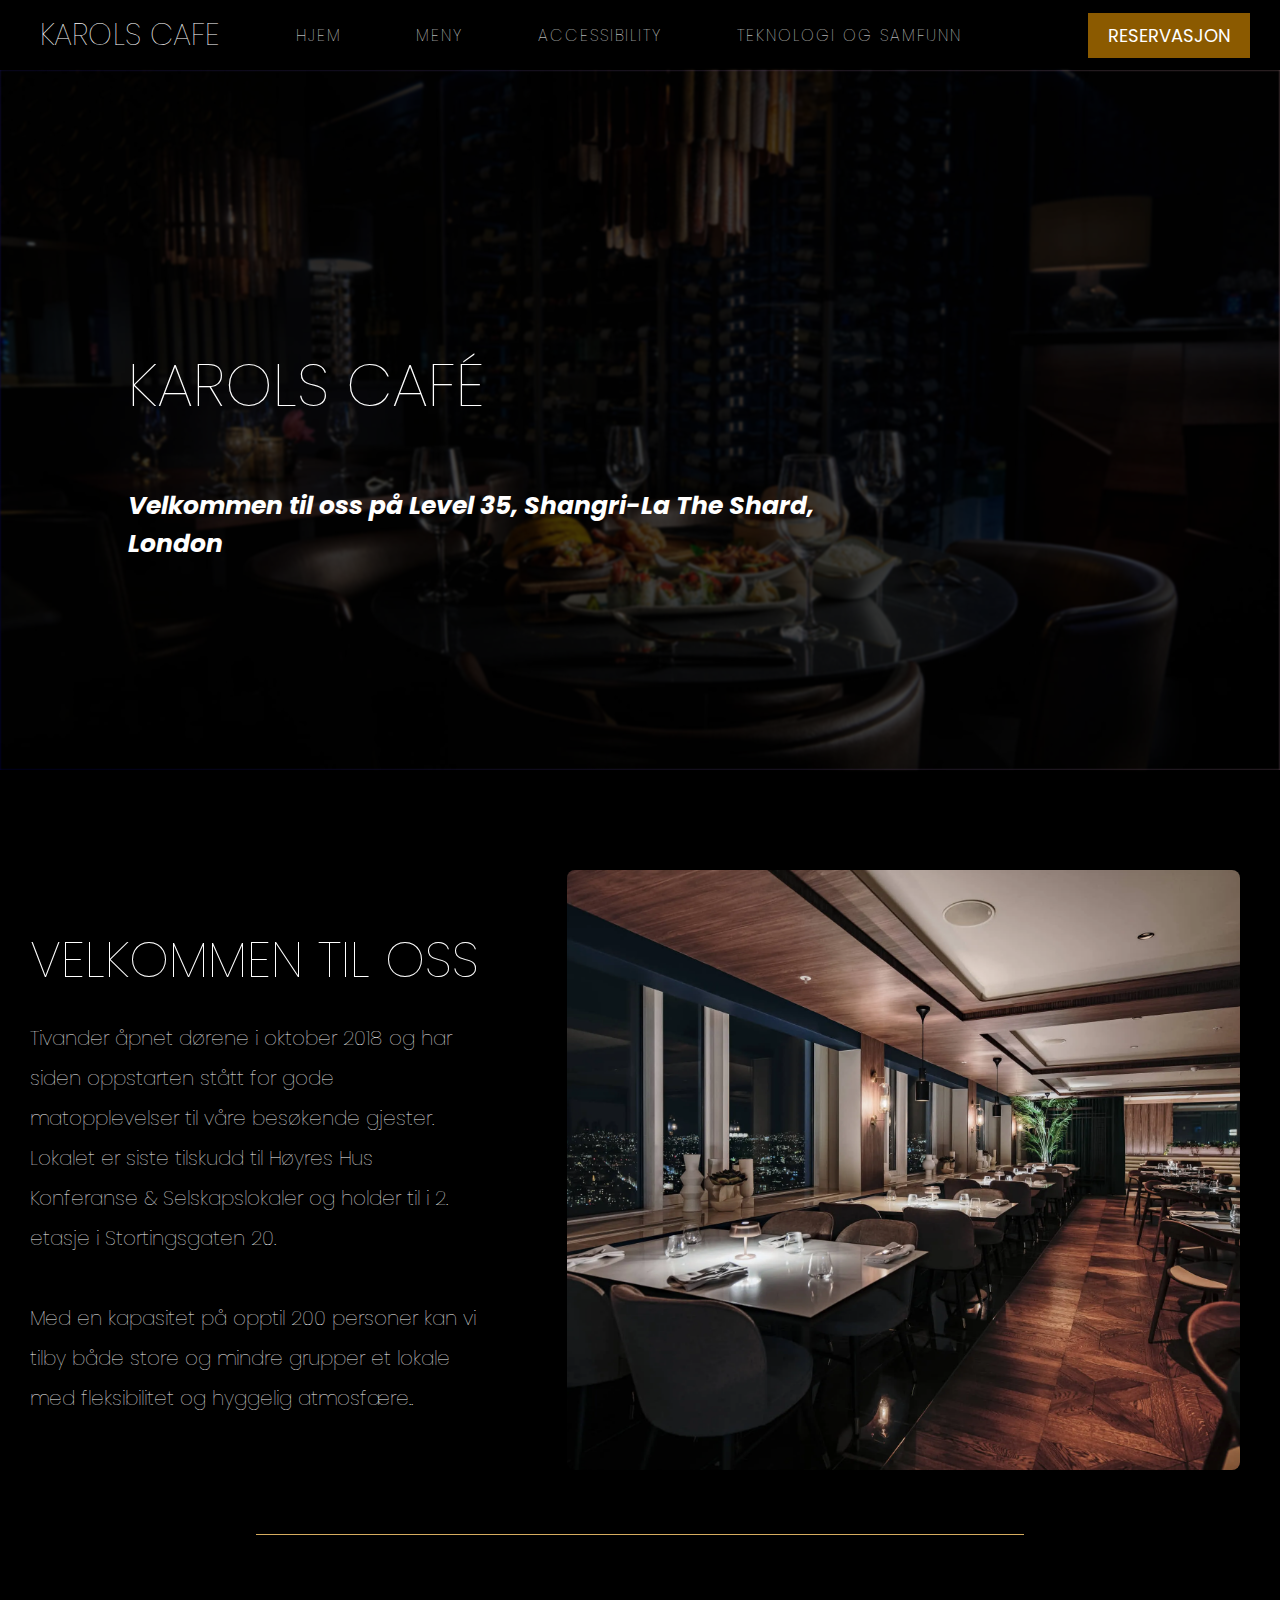
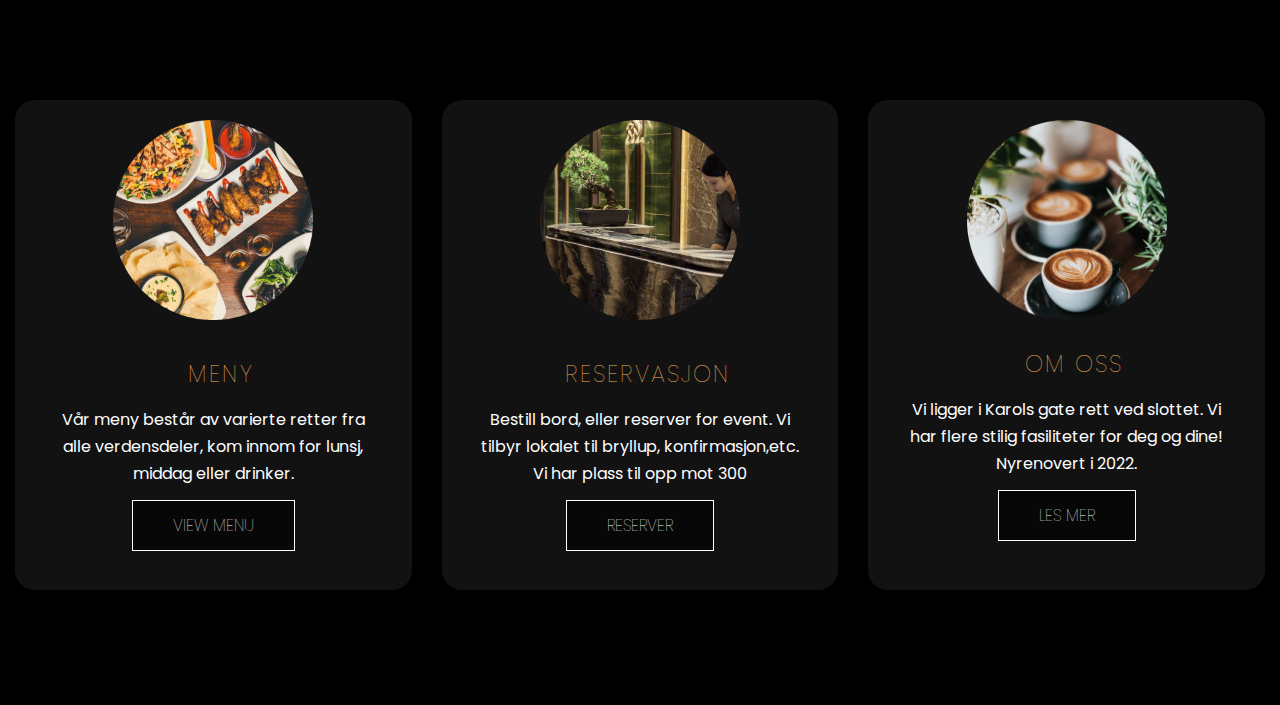
<file: index.html>
<!DOCTYPE html>
<html lang="en">
<head>
    <meta charset="UTF-8">
    <meta http-equiv="X-UA-Compatible" content="IE=edge">
    <meta name="viewport" content="width=device-width, initial-scale=1.0">
    <title>Velkommen til Karols kafe</title>
    <link rel="stylesheet" href="style.css">
    <link rel="preconnect" href="https://fonts.googleapis.com">
    <link rel="preconnect" href="https://fonts.gstatic.com" crossorigin>
    <link href="https://fonts.googleapis.com/css2?family=Poppins:ital,wght@0,200;0,300;0,400;1,300;1,400&display=swap" rel="stylesheet">
    <link rel="icon" type="image/x-icon" href="./k-favicon.png">
</head>
<body>
    <header class="header">
        <div class="container">
            <div class="row align-items-center justify-content-between">
            <div class="logo">
                <a href="#">KAROLS CAFE</a>
            </div>
            <input type="checkbox" id="nav-check">
            <label for="nav-check" class="nav-toggler">
                <span></span>
                <span></span>
                <span></span>
            </label>
            <nav class="nav">
                <ul>
                    <li><a href="index.html" class="active">HJEM</a></li>
                    <li><a href="meny.html">MENY</a></li>
                    <li><a href="accessibility.html">ACCESSIBILITY</a></li>
                    <li><a href="omoss.html">TEKNOLOGI OG SAMFUNN</a></li>
                    <li class="reservasjon-responsive"><a href="reservation.html">RESERVASJON</a></li> 
            </nav>
            <li class="reservasjon"><a href="reservation.html">RESERVASJON</a></li> 
            </div>
        </div>
     </header>
    <div class="container-sidestart hjem">
        <div class="overskrift">
            <h1>KAROLS CAFÉ</h1>
            <br>
            <p class="overskift-under">Velkommen til oss på Level 35, Shangri-La The Shard, London</p> 
            
        </div>
        
    </div>

  <div class ="container-velkommen" id="reservasjon-side2">

    <div class="velkommen-right">
        <div class="velkommen-content">
            <h2>VELKOMMEN TIL OSS</h2>
            <p>Tivander åpnet dørene i oktober 2018 og har siden oppstarten stått for gode matopplevelser til våre besøkende gjester. Lokalet er siste tilskudd til Høyres Hus Konferanse & Selskapslokaler og holder til i 2. etasje i Stortingsgaten 20. 
                <br>
                <br>
                        Med en kapasitet på opptil 200 personer kan vi tilby både store og mindre grupper et lokale med fleksibilitet og hyggelig atmosfære..</p>
        </div>
    </div>
    <div class="velkommen-left">
       
    </div>
</div>

<div class="line-res"></div>

<div class="services">
    

    <div class="box">
        <div class="card">
            <img src="menybilde.png" alt="" class="menybilde">
            <h5>MENY</h5>
            <div class="pra">
                <p>Vår meny består av varierte retter fra alle verdensdeler, kom innom for lunsj, middag eller drinker.
                </p>

                <p style="text-align:center;">
                    <a class="button" href="meny.html">VIEW MENU</a>
                </p>

            </div>
        </div>
      
        <div class="card">
            <img src="kontaktbilde.png" alt="" class="reservasjonbilde">
            <h5>RESERVASJON</h5>
            <div class="pra">
                <p>Bestill bord, eller reserver for event. Vi tilbyr lokalet til bryllup, konfirmasjon,etc. Vi har plass til opp mot 300
                </p>

                <p style="text-align:center;">
                    <a class="button" href="#">RESERVER</a>
                </p>

            </div>
        </div>

        <div class="card">
            <img src="forsidebilde1.png" alt="" class="omossbilde">
            <h5>OM OSS</h5>
            <div class="pra">
                <p>Vi ligger i Karols gate rett ved slottet. Vi har flere stilig fasiliteter for deg og dine! Nyrenovert i 2022.
                </p>

                <p style="text-align:center;">
                    <a class="button" href="#">LES MER</a>
                </p>

            </div>
        </div>

    </div>

</div>


</body>
</html>
</file>
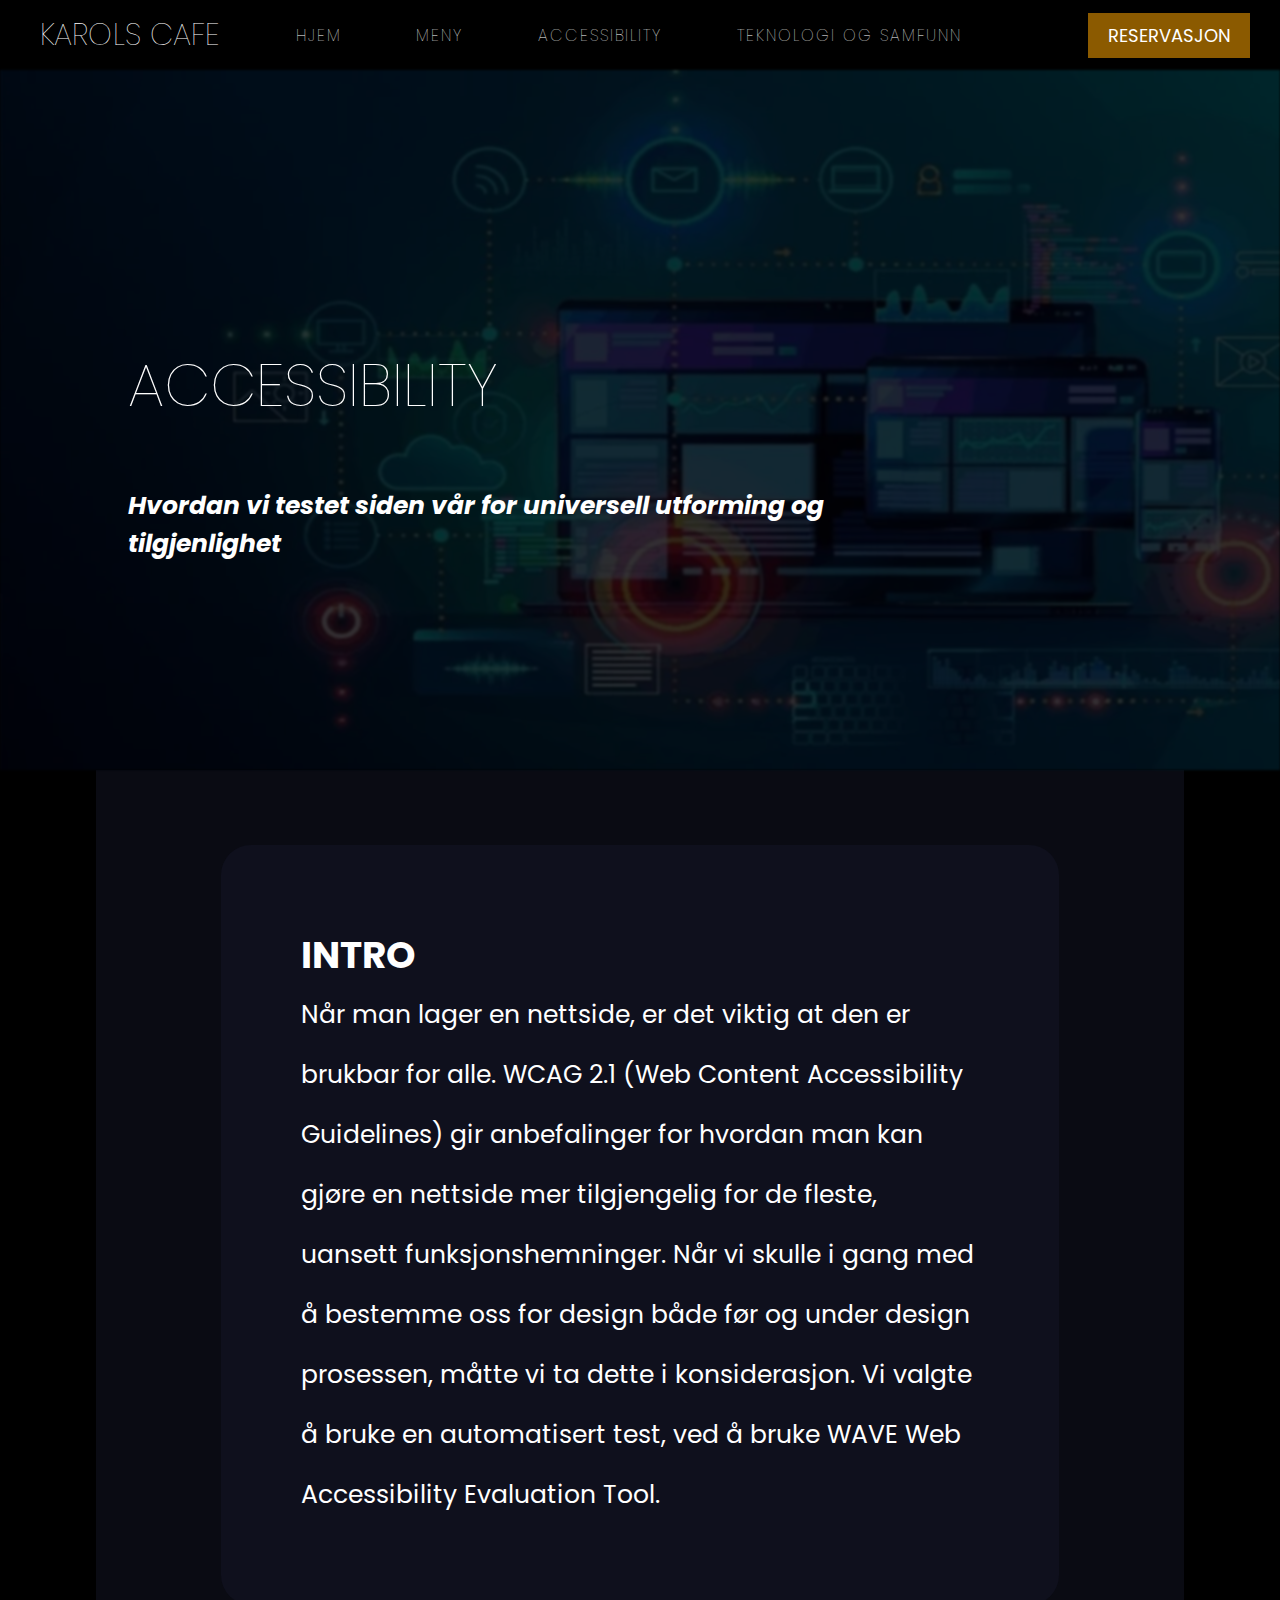
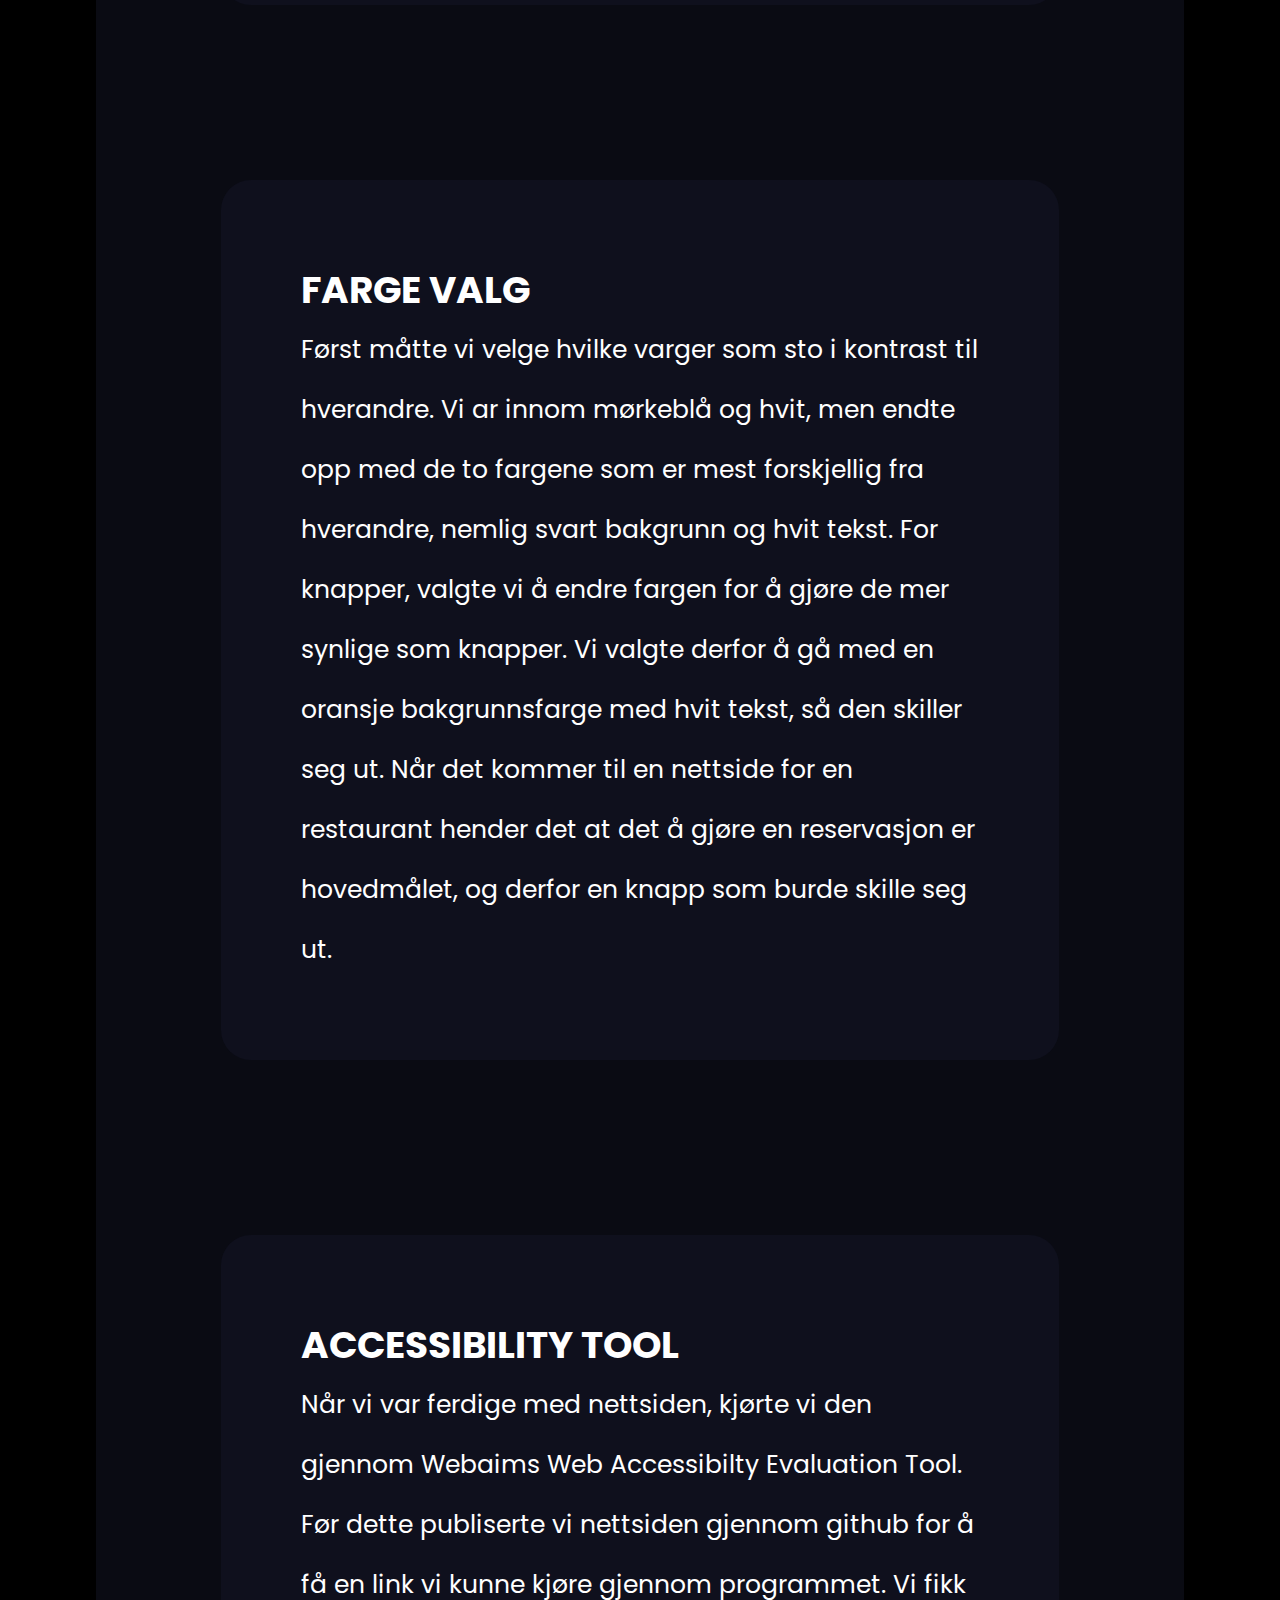
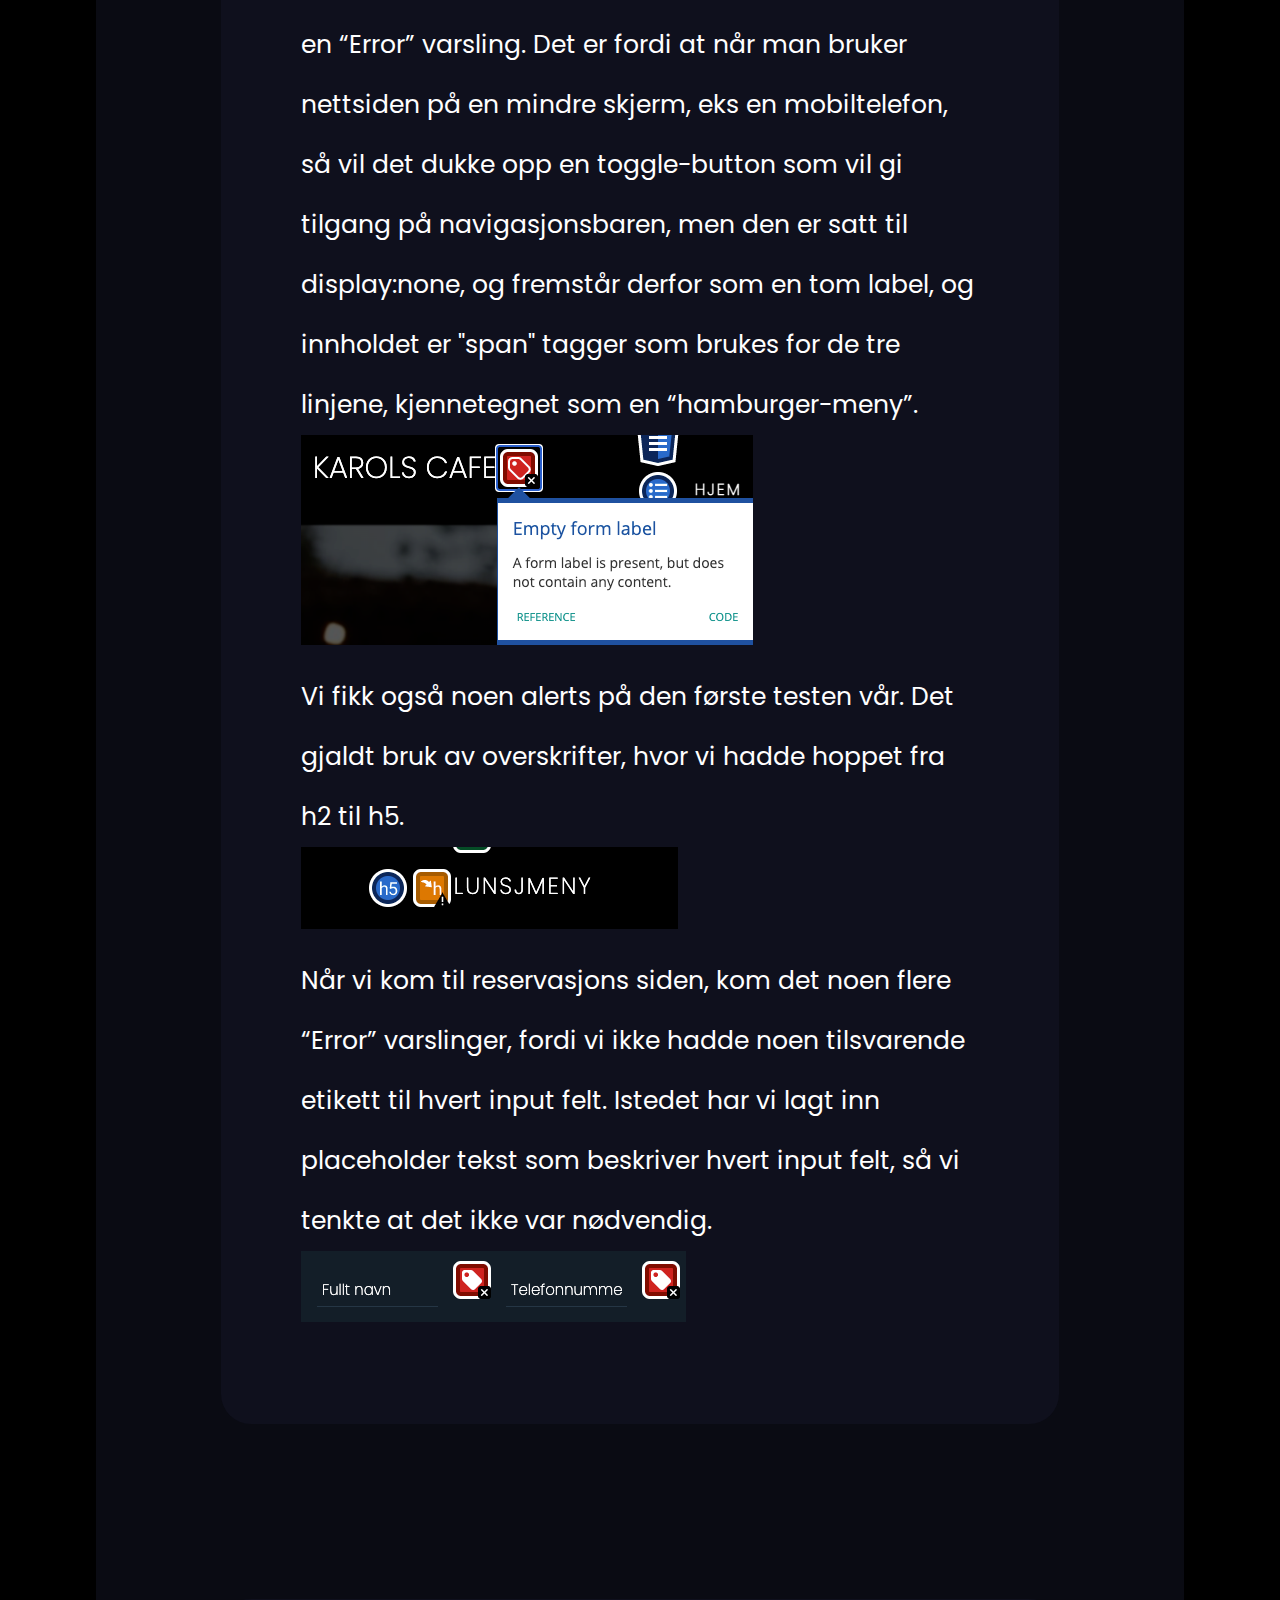
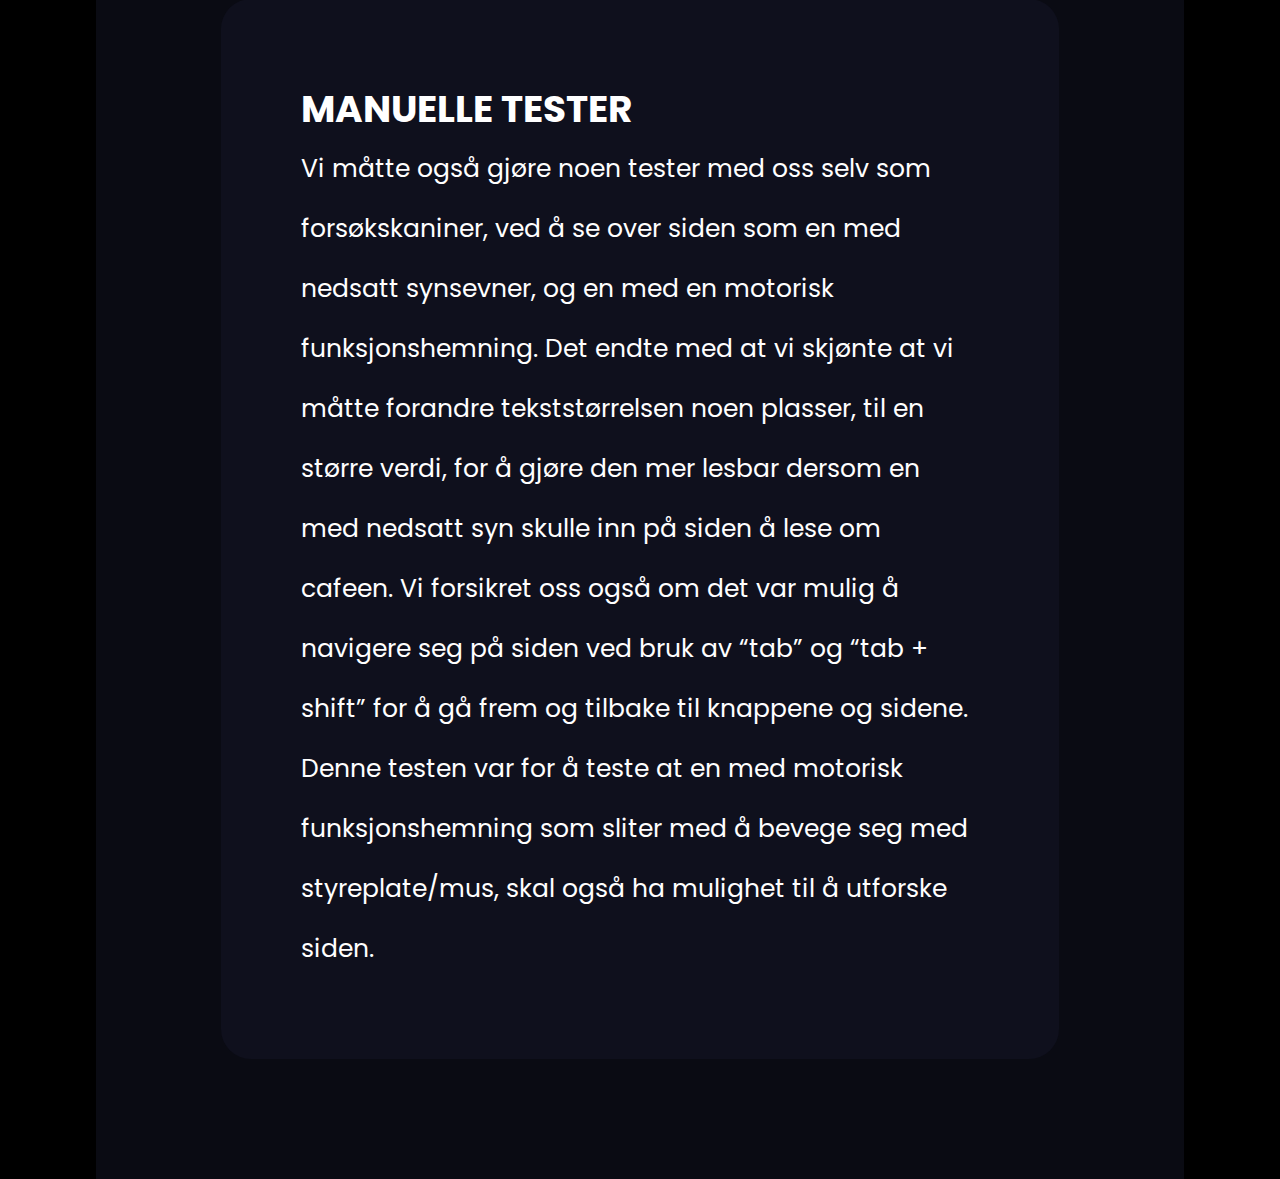
<file: accessibility.html>
<!DOCTYPE html>
<html lang="en">
<head>
    <meta charset="UTF-8">
    <meta http-equiv="X-UA-Compatible" content="IE=edge">
    <meta name="viewport" content="width=device-width, initial-scale=1.0">
    <title>Accessibility</title>
    <link rel="stylesheet" href="style.css">
    <link rel="preconnect" href="https://fonts.googleapis.com">
    <link rel="preconnect" href="https://fonts.gstatic.com" crossorigin>
    <link href="https://fonts.googleapis.com/css2?family=Poppins:ital,wght@0,200;0,300;0,400;1,300;1,400&display=swap" rel="stylesheet">
    <link rel="icon" type="image/x-icon" href="./k-favicon.png">
</head>
<body>
    <header class="header">
        <div class="container">
            <div class="row align-items-center justify-content-between">
            <div class="logo">
                <a href="#">KAROLS CAFE</a>
            </div>
            <input type="checkbox" id="nav-check">
            <label for="nav-check" class="nav-toggler">
                <span></span>
                <span></span>
                <span></span>
            </label>
            <nav class="nav">
                <ul>
                    <li><a href="index.html" class="active">HJEM</a></li>
                    <li><a href="meny.html">MENY</a></li>
                    <li><a href="accessibility.html">ACCESSIBILITY</a></li>
                    <li><a href="omoss.html">TEKNOLOGI OG SAMFUNN</a></li>
                    <li class="reservasjon-responsive"><a href="reservation.html">RESERVASJON</a></li> 
            </nav>
            <li class="reservasjon"><a href="reservation.html">RESERVASJON</a></li> 
            </div>
        </div>
    </header>
<div class="container-sidestart accessibility">
    <div class="overskrift">
        <h1>ACCESSIBILITY</h1>
        <br>
        <p class="overskift-under">Hvordan vi testet siden vår for universell utforming og tilgjenlighet</p> 

    </div>
</div>

<div class="accessibility-bakgrunn">
    <div class="accessibility-content">
        <h2>INTRO</h2>
        <p>
            Når man lager en nettside, er det viktig at den er brukbar for alle.
            WCAG 2.1 (Web Content Accessibility Guidelines) gir anbefalinger 
            for hvordan man kan gjøre en nettside mer tilgjengelig for de fleste, 
            uansett funksjonshemninger. Når vi skulle i gang med å bestemme oss for
            design både før og under design prosessen, måtte vi ta dette i konsiderasjon. 
            Vi valgte å bruke en automatisert test, ved å bruke WAVE Web Accessibility Evaluation Tool.  
        </p>
    </div>
        <br>
    <div class="accessibility-content">
            <h2>FARGE VALG</h2>
        <p>
            Først måtte vi velge hvilke varger som sto i kontrast til hverandre.
            Vi ar innom mørkeblå og hvit, men endte opp med de to fargene som er mest forskjellig fra hverandre,
            nemlig svart bakgrunn og hvit tekst. For knapper, valgte vi å endre fargen for å gjøre de mer 
            synlige som knapper. Vi valgte derfor å gå med en oransje bakgrunnsfarge med hvit tekst, 
            så den skiller seg ut. Når det kommer til en nettside for en restaurant hender det at
            det å gjøre en reservasjon er hovedmålet, og derfor en knapp som burde skille seg ut.  
        </p>
    </div>
        <br>
    <div class="accessibility-content">
            <h2>ACCESSIBILITY TOOL</h2>
        <p>
            Når vi var ferdige med nettsiden, kjørte vi den gjennom Webaims Web Accessibilty Evaluation Tool.  
            Før dette publiserte vi nettsiden gjennom github for å få en link vi kunne kjøre gjennom programmet.
            Vi fikk en “Error” varsling. Det er fordi at når man bruker nettsiden på en mindre skjerm, 
            eks en mobiltelefon, så vil det dukke opp en toggle-button som vil gi tilgang på navigasjonsbaren,
            men den er satt til display:none, og fremstår derfor som en tom label, og innholdet er "span" tagger
            som brukes for de tre linjene, kjennetegnet som en “hamburger-meny”. 
            </p>
            <img src="./form-label-error.png" alt="" class="form-label-error">
            <br>
            <p>
            Vi fikk også noen alerts på 
            den første testen vår. Det gjaldt bruk av overskrifter, hvor vi hadde hoppet fra h2 til h5.  
        </p>
        <img src="./heading-alert.png" alt="" class="heading-alert">
    <br>
        <p>
            Når vi kom til reservasjons siden, kom det noen flere “Error” varslinger, 
            fordi vi ikke hadde noen tilsvarende etikett til hvert input felt. Istedet har 
            vi lagt inn placeholder tekst som beskriver hvert input felt, så vi tenkte at det ikke
            var nødvendig.
        </p>
        <img src="./label-image-error.png" alt="" class="label-image-error">
    </div>
        <br>
        
    <div class="accessibility-content">
        <h2>MANUELLE TESTER</h2>
        <p>
            Vi måtte også gjøre noen tester med oss selv som forsøkskaniner, ved å se over siden som en 
            med nedsatt synsevner, og en med en motorisk funksjonshemning. Det endte med at vi skjønte 
            at vi måtte forandre tekststørrelsen noen plasser, til en større verdi, for å gjøre den mer
            lesbar dersom en med nedsatt syn skulle inn på siden å lese om cafeen. Vi forsikret oss også
            om det var mulig å navigere seg på siden ved bruk av “tab” og “tab + shift” for å gå frem 
            og tilbake til knappene og sidene. Denne testen var for å teste at en med motorisk funksjonshemning 
            som sliter med å bevege seg med styreplate/mus, skal også ha mulighet til å utforske siden.  
        </p>
    </div>
</div>
</body>
</html>
</file>
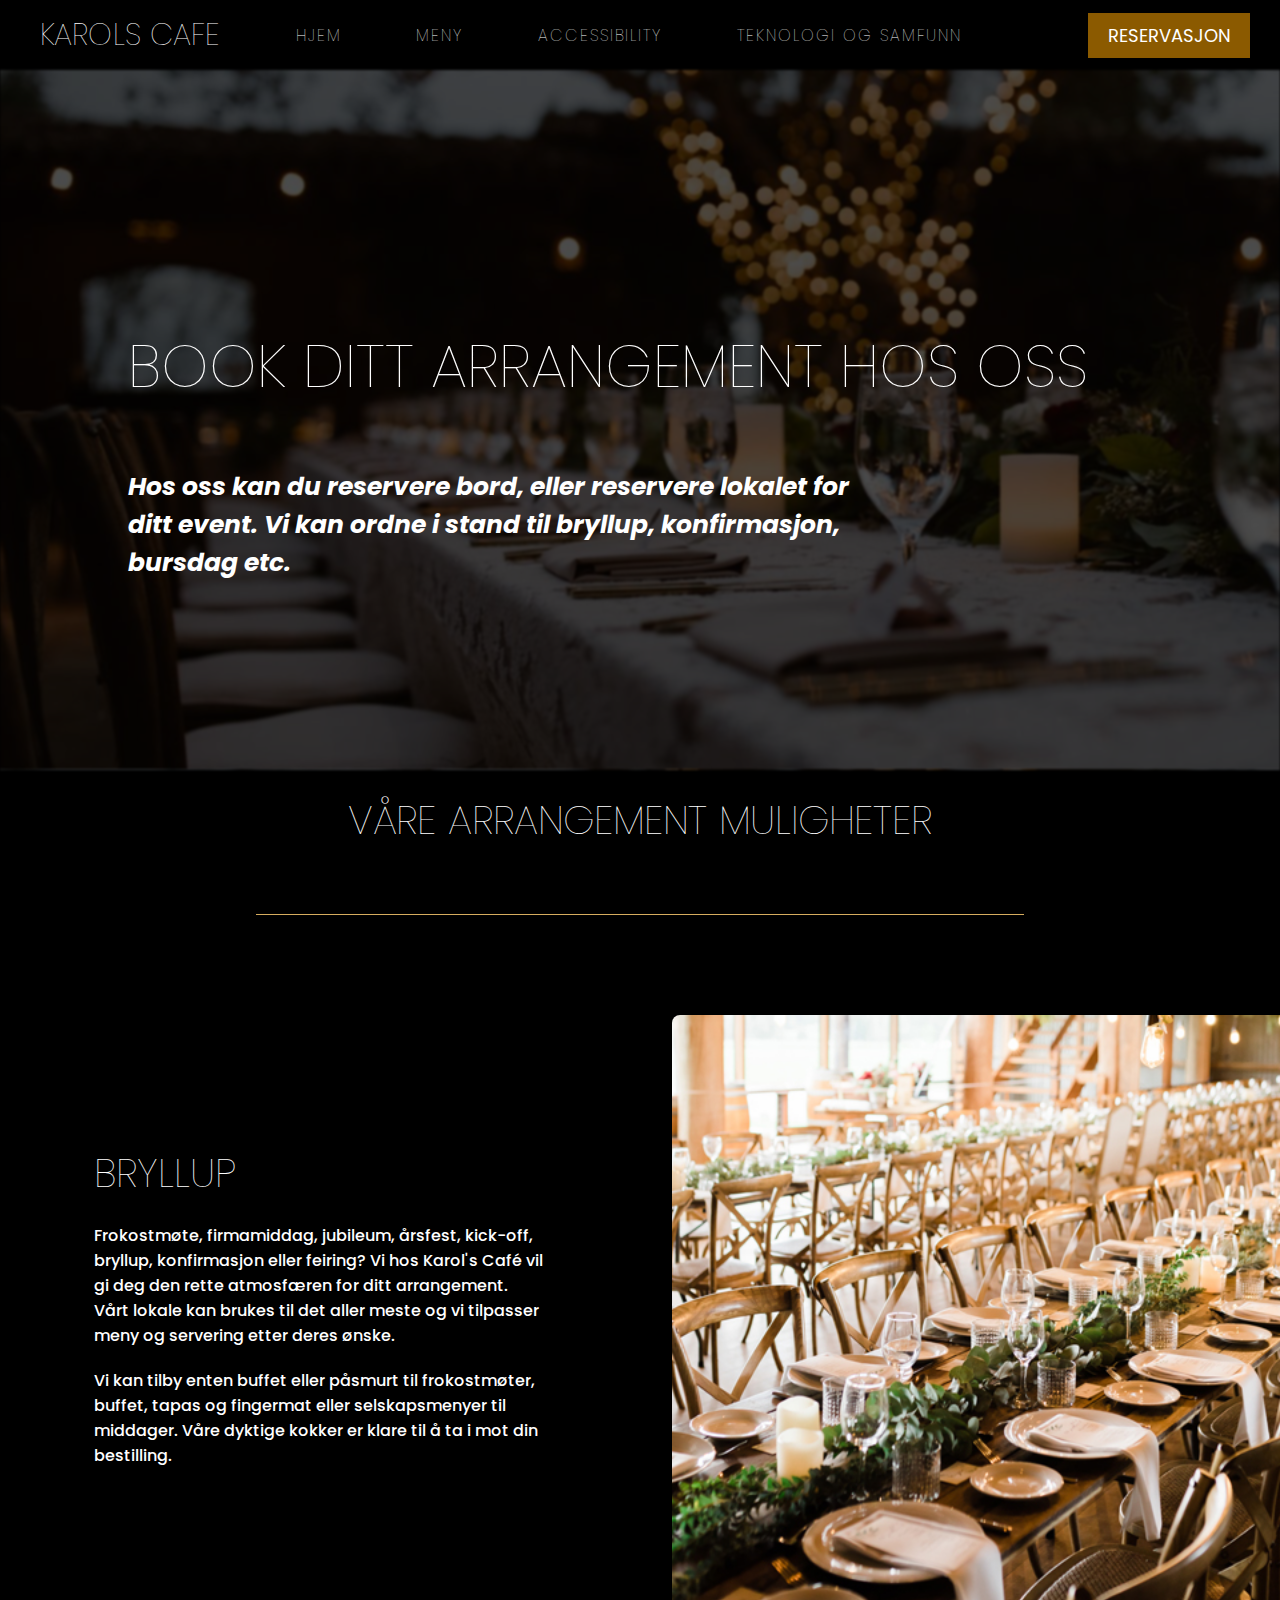
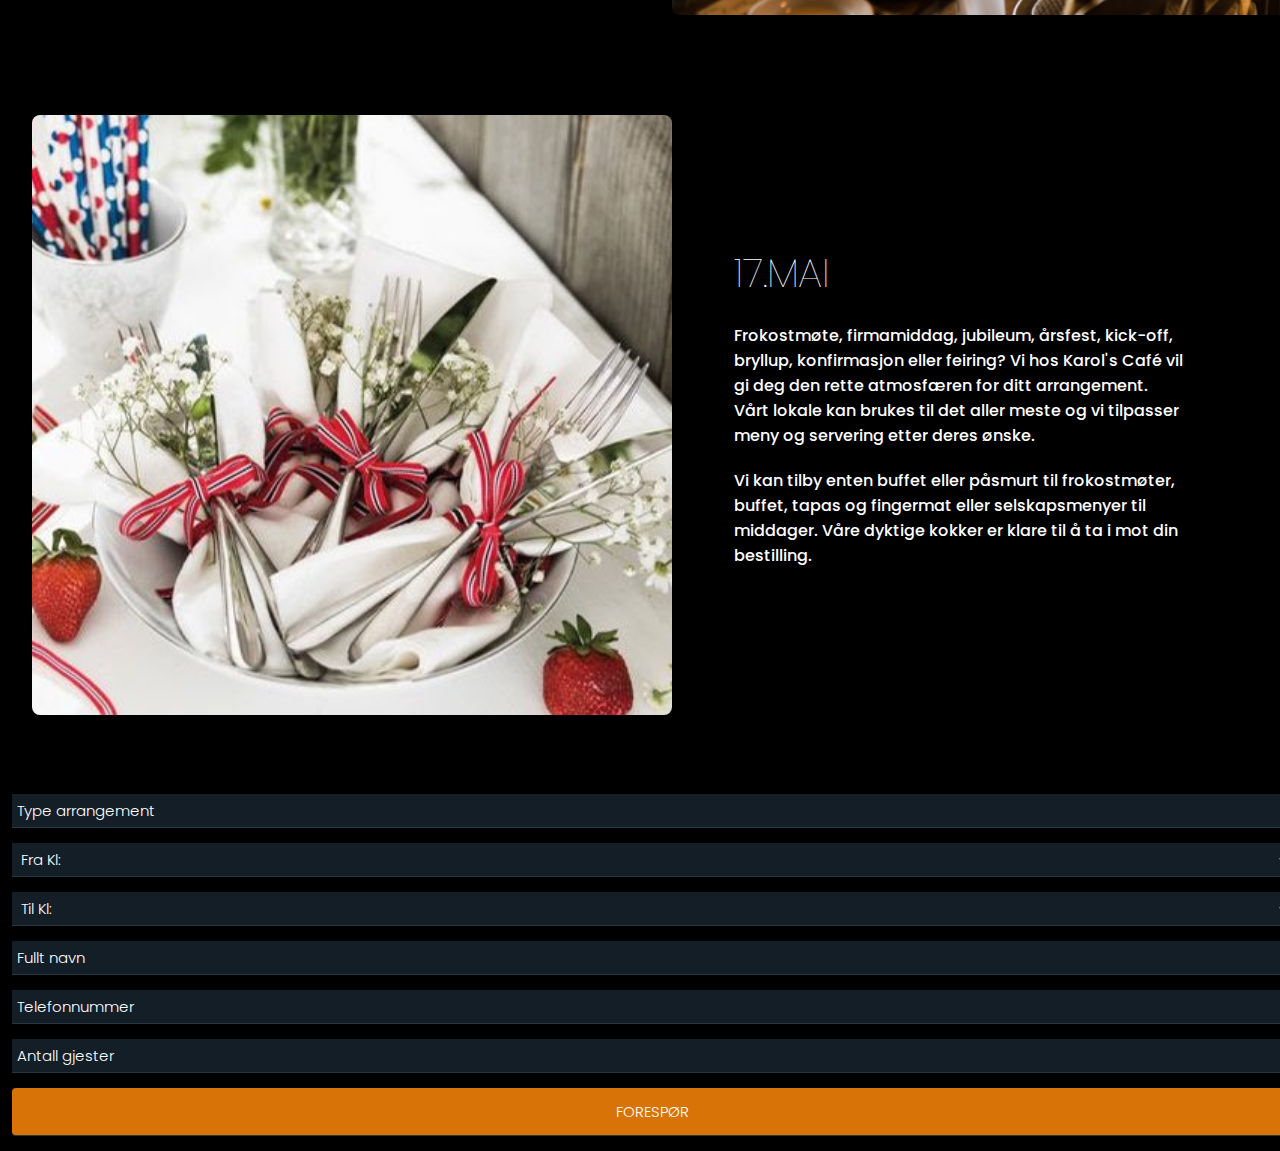
<file: event.html>
<!DOCTYPE html>
<html lang="en">
<head>
    <meta charset="UTF-8">
    <meta http-equiv="X-UA-Compatible" content="IE=edge">
    <meta name="viewport" content="width=device-width, initial-scale=1.0">
    <title>Event booking</title>
    <link rel="stylesheet" href="style.css">
    <link rel="preconnect" href="https://fonts.googleapis.com">
    <link rel="preconnect" href="https://fonts.gstatic.com" crossorigin>
    <link href="https://fonts.googleapis.com/css2?family=Poppins:ital,wght@0,200;0,300;0,400;1,300;1,400&display=swap" rel="stylesheet">
    <link rel="icon" type="image/x-icon" href="./k-favicon.png">
</head>
<body>
    <header class="header">
        <div class="container">
            <div class="row align-items-center justify-content-between">
            <div class="logo">
                <a href="#">KAROLS CAFE</a>
            </div>
            <input type="checkbox" id="nav-check">
            <label for="nav-check" class="nav-toggler">
                <span></span>
                <span></span>
                <span></span>
            </label>
            <nav class="nav">
                <ul>
                    <li><a href="index.html" class="active">HJEM</a></li>
                    <li><a href="meny.html">MENY</a></li>
                    <li><a href="accessibility.html">ACCESSIBILITY</a></li>
                    <li><a href="omoss.html">TEKNOLOGI OG SAMFUNN</a></li>
                    <li class="reservasjon-responsive"><a href="reservation.html">RESERVASJON</a></li> 
            </nav>
            <li class="reservasjon"><a href="reservation.html">RESERVASJON</a></li> 
            </div>
        </div>
     </header>
    <div class="container-sidestart event">
        <div class="overskrift">
            <h1>BOOK DITT ARRANGEMENT HOS OSS</h1>
            <br>
            <p class="overskift-under">Hos oss kan du reservere bord, eller reservere lokalet for ditt event. Vi kan ordne i stand til bryllup, konfirmasjon, bursdag etc.</p> 
        </div>
        
    </div>
    <h2 class="heading-event">VÅRE ARRANGEMENT MULIGHETER</h2 >
    <div class="line-res"></div>

    <div class ="container3 brylluptxt" id="reservasjon-side2">

            
            <div class="right">
               <div class="content">
                    <h1>BRYLLUP</h1>
                    <P>Frokostmøte, firmamiddag, jubileum, årsfest, kick-off, bryllup, konfirmasjon eller feiring? Vi hos Karol's Café vil gi deg den rette atmosfæren for ditt arrangement. Vårt lokale kan brukes til det aller meste og vi tilpasser meny og servering etter deres ønske.</P> 
                               
                       <p> Vi kan tilby enten buffet eller påsmurt til frokostmøter, buffet, tapas og fingermat eller selskapsmenyer til middager. Våre dyktige kokker er klare til å ta i mot din bestilling. </P>
                </div>
            </div>
            <div class="left bryllup"></div>
        </div>

        <div class ="container3" id="reservasjon-side2">

            <div class="left mai17"></div>
            <div class="right">
               <div class="content">
                    <h1>17.MAI</h1>
                    <P>Frokostmøte, firmamiddag, jubileum, årsfest, kick-off, bryllup, konfirmasjon eller feiring? Vi hos Karol's Café vil gi deg den rette atmosfæren for ditt arrangement. Vårt lokale kan brukes til det aller meste og vi tilpasser meny og servering etter deres ønske.</P> 
                               
                       <p> Vi kan tilby enten buffet eller påsmurt til frokostmøter, buffet, tapas og fingermat eller selskapsmenyer til middager. Våre dyktige kokker er klare til å ta i mot din bestilling. </P>
                </div>
            </div>
            
        </div>


<section class = "banner69" id="res-section2">
    <h2>FORESPØR ARRANGEMENT HOS OSS NÅ</h2>
    <div class = "card-container69">
       

        <div class = "card-content69">
            <h3>RESERVASJON</h3>
            <form>
                <div class = "form-row69">
                    <input type = "text" placeholder="Type arrangement">
                </div>
                <div class = "form-row69">
                  

                    <select name = "hours">
                        <option value = "hour-select">Fra Kl: </option>
                        <option value = "10">10: 00</option>
                        <option value = "10">12: 00</option>
                        <option value = "10">14: 00</option>
                        <option value = "10">16: 00</option>
                        <option value = "10">18: 00</option>
                        <option value = "10">20: 00</option>
                        <option value = "10">22: 00</option>
                    </select>
                    <select name = "hours">
                        <option value = "hour-select">Til Kl: </option>
                        <option value = "10">10: 00</option>
                        <option value = "10">12: 00</option>
                        <option value = "10">14: 00</option>
                        <option value = "10">16: 00</option>
                        <option value = "10">18: 00</option>
                        <option value = "10">20: 00</option>
                        <option value = "10">22: 00</option>
                    </select>
                </div>

                <div class = "form-row69">
                    <input type = "text" placeholder="Fullt navn">
                    <input type = "text" placeholder="Telefonnummer">
                </div>

                <div class = "form-row69">
                    <input type = "number" placeholder="Antall gjester" min = "1">
                    <input type = "submit" value = "FORESPØR">
                </div>
            
            </form>
        </div>
        <div class = "card-img69">
       
        </div>
    </div>
</section>

</body>

</html>
</file>
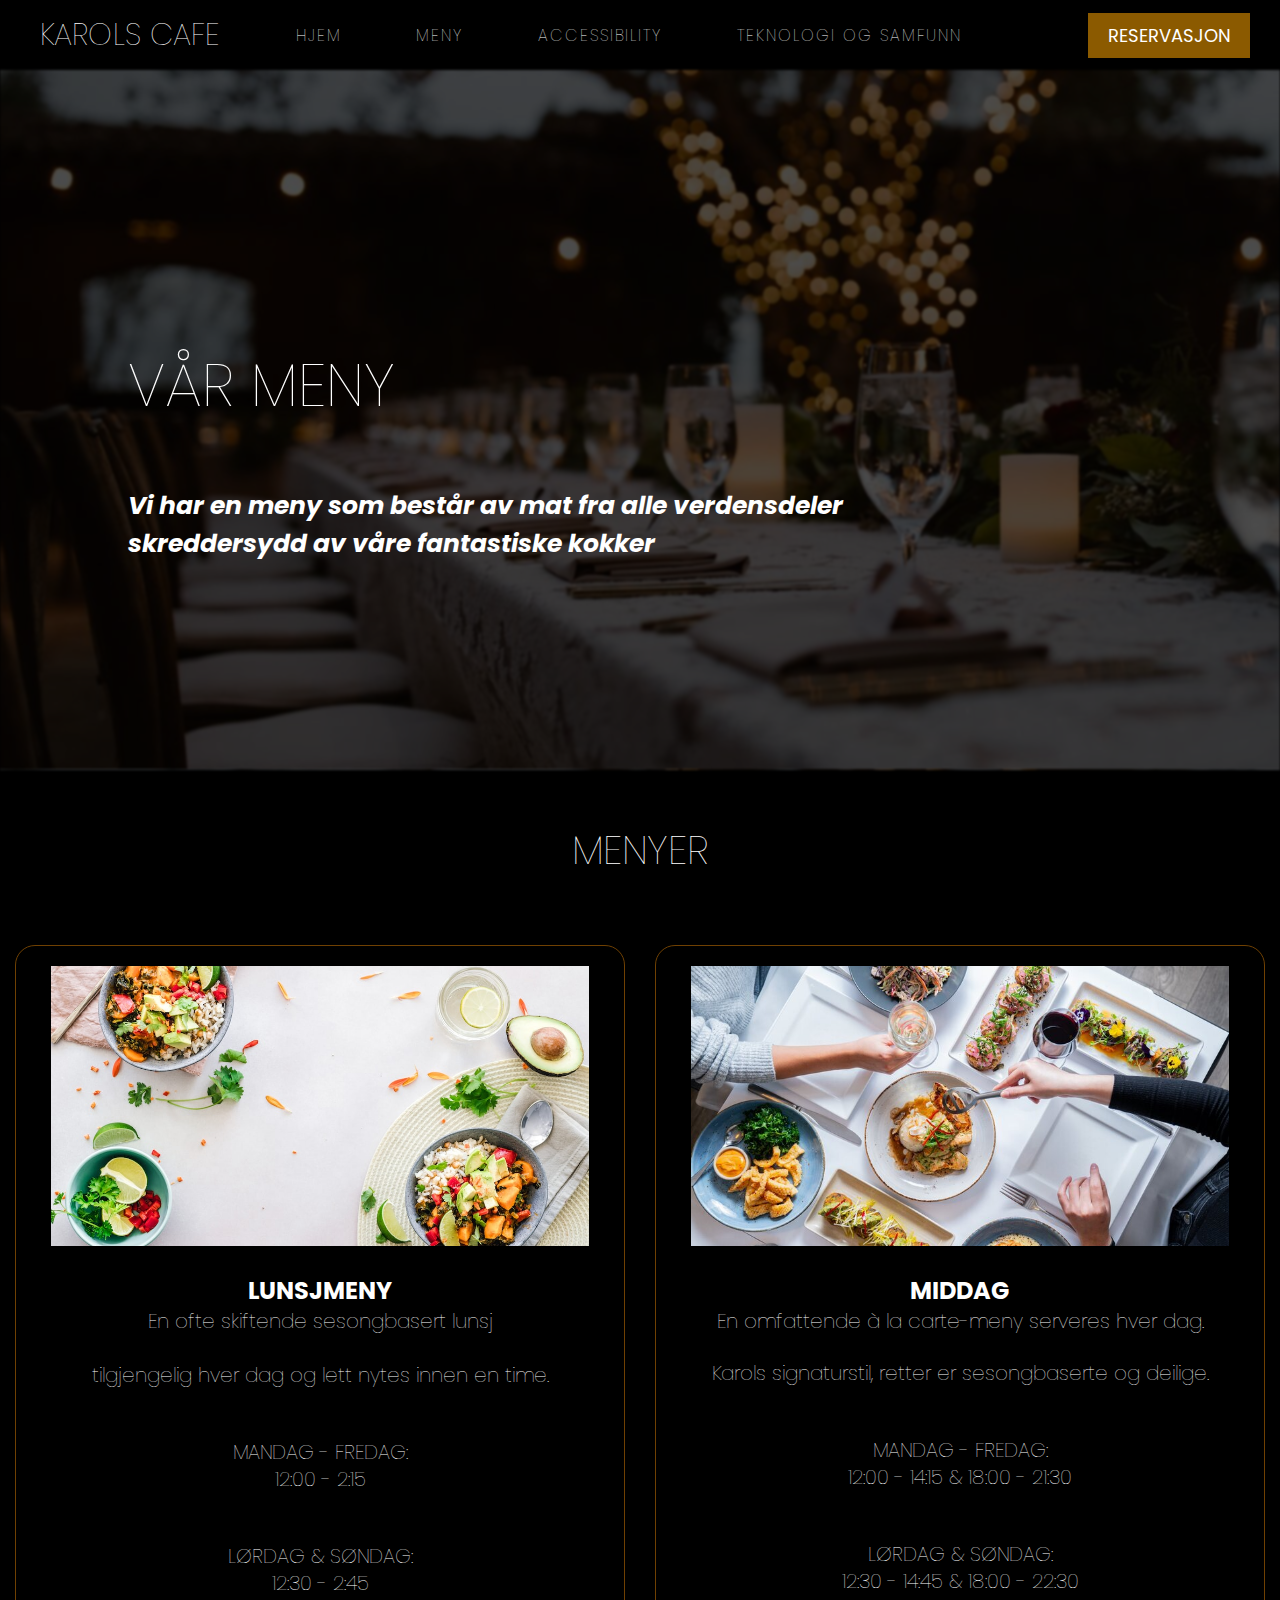
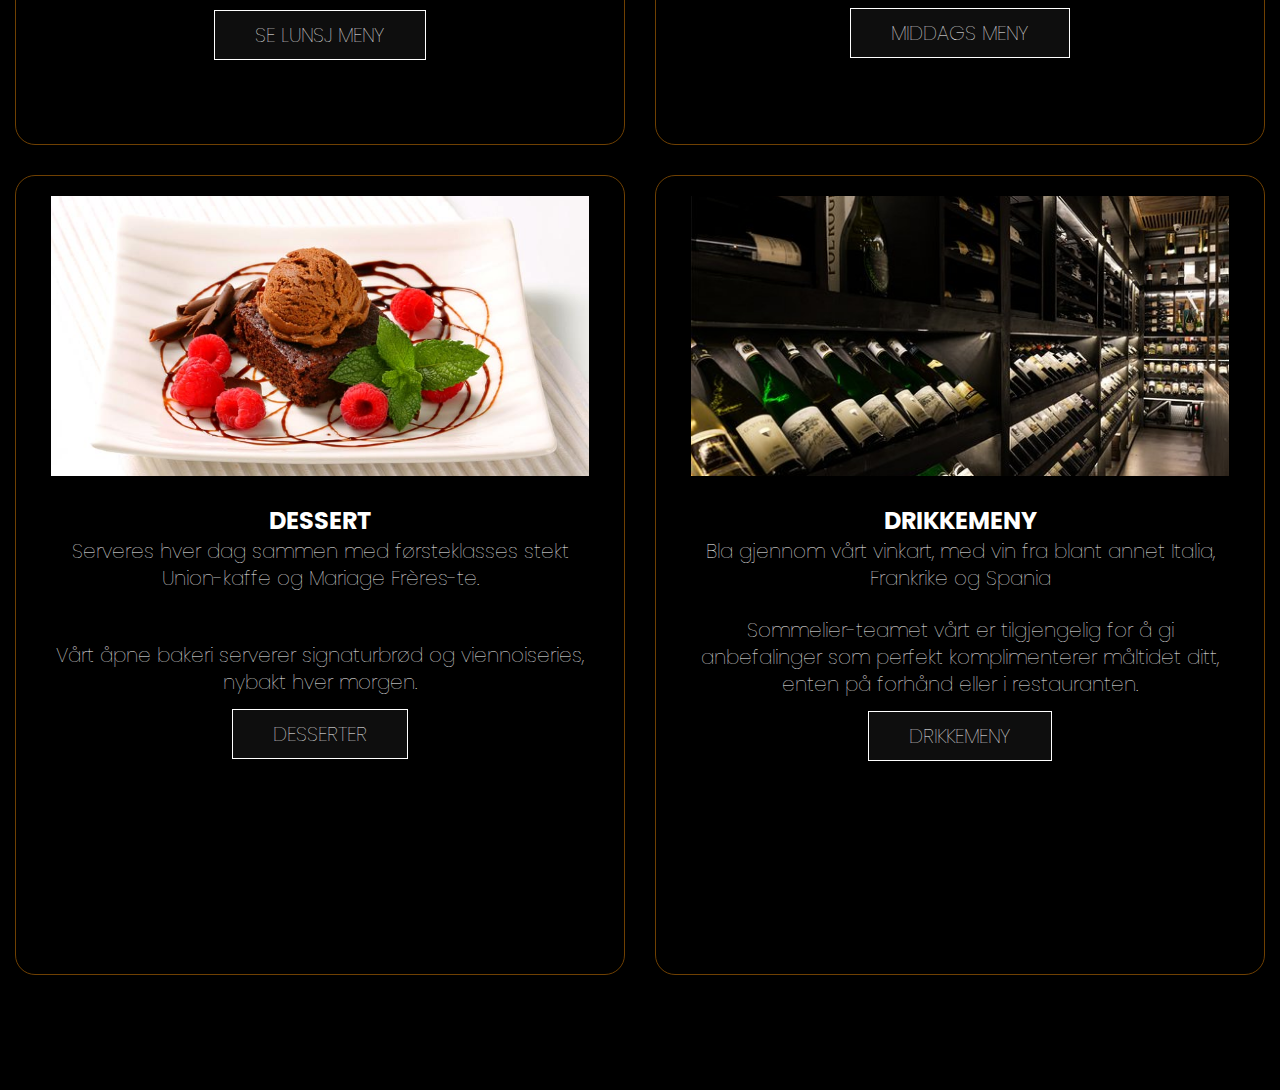
<file: meny.html>
<!DOCTYPE html>
<html lang="en">
<head>
    <meta charset="UTF-8">
    <meta http-equiv="X-UA-Compatible" content="IE=edge">
    <meta name="viewport" content="width=device-width, initial-scale=1.0">
    <title>Meny</title>
    <link rel="stylesheet" href="style.css">
    <link rel="preconnect" href="https://fonts.googleapis.com">
    <link rel="preconnect" href="https://fonts.gstatic.com" crossorigin>
    <link href="https://fonts.googleapis.com/css2?family=Poppins:ital,wght@0,200;0,300;0,400;1,300;1,400&display=swap" rel="stylesheet">
    <link rel="icon" type="image/x-icon" href="./k-favicon.png">
</head>
<body>
    <header class="header">
        <div class="container">
            <div class="row align-items-center justify-content-between">
            <div class="logo">
                <a href="#">KAROLS CAFE</a>
            </div>
            <input type="checkbox" id="nav-check">
            <label for="nav-check" class="nav-toggler">
                <span></span>
                <span></span>
                <span></span>
            </label>
            <nav class="nav">
                <ul>
                    <li><a href="index.html" class="active">HJEM</a></li>
                    <li><a href="meny.html">MENY</a></li>
                    <li><a href="accessibility.html">ACCESSIBILITY</a></li>
                    <li><a href="omoss.html">TEKNOLOGI OG SAMFUNN</a></li>
                    <li class="reservasjon-responsive"><a href="reservation.html">RESERVASJON</a></li> 
            </nav>
            <li class="reservasjon"><a href="reservation.html">RESERVASJON</a></li> 
            </div>
        </div>
     </header>
    <!--<div class="container-sidestart meny">
        <div class="overskrift">
            <h1>MENY</h1>
            <br>
            <p class="overskift-under">
                Vi har en meny som består av mat fra alle verdensdeler skreddersydd av våre fantastiske kokker
            </p> 
            
        </div>
    </div>-->
    <div class="container-sidestart meny">
        <div class="overskrift">
            <h1>VÅR MENY</h1>
            <br>
            <p class="overskift-under">Vi har en meny som består av mat fra alle verdensdeler skreddersydd av våre fantastiske kokker</p> 
            
        </div>
        
    </div>
    <div class="meny-overtekst">
 
<h2> MENYER</h2>

    </div>
    <div class="services">
    

        <div class="box-meny">
            <div class="card-meny">
                <img src="lunsj.jpeg" alt="" class="menybilde-menyside">
                <h2>LUNSJMENY</h2>
                <div class="p-meny">
                    <p>En ofte skiftende sesongbasert lunsj
                        <br><br>
                        tilgjengelig hver dag og lett nytes innen en time.
                    </p>
                    <br>
                    <p>MANDAG - FREDAG: <br>
                        12:00 - 2:15</p>
                        <br>
                        <p>
                        LØRDAG & SØNDAG: <br>
                        12:30 - 2:45</p>
    
                    <p style="text-align:center;">
                        <a class="button-meny" href="meny.html">SE LUNSJ MENY</a>
                    </p>
    
                </div>
            </div>
            <div class="card-meny">
                <img src="lunsj2.jpeg" alt="" class="menybilde-menyside">
                <h2>MIDDAG</h2>
                <div class="p-meny">
                    <p>
                        En omfattende à la carte-meny serveres hver dag.
                    </p>
                    <p>
                        Karols signaturstil, retter er sesongbaserte og deilige.
                    </p>
                        <br>
                    <p>MANDAG - FREDAG: 
                        <br>
                        12:00 - 14:15 & 18:00  - 21:30 
                    </p>
                        <br>
                    <p>
                        LØRDAG & SØNDAG: 
                    <br>
                        12:30 - 14:45 & 18:00 - 22:30 
                    </p>
                    <p style="text-align:center;">
                        <a class="button-meny" href="meny.html">MIDDAGS MENY</a>
                    </p>
                </div>
            </div>
            </div>
            <div class="box-meny">
            <div class="card-meny">
                <img src="dessert.jpeg" alt="" class="menybilde-menyside">
                <h2>DESSERT</h2>
                <div class="p-meny">
                    <p>
                        Serveres hver dag sammen med førsteklasses stekt Union-kaffe og Mariage Frères-te.</p>
                            <br>
                            <p>  Vårt åpne bakeri serverer signaturbrød og viennoiseries, nybakt hver morgen.</p>
                    <p>
                        <a class="button-meny" href="meny.html">DESSERTER</a>
                    </p>
                </div>
            
            </div>
            <div class="card-meny">
                <img src="drikkemeny.jpeg" alt="" class="menybilde-menyside">
                <h2>DRIKKEMENY</h2>
                <div class="p-meny">
                    <p>
                        Bla gjennom vårt vinkart, med vin fra blant annet Italia, Frankrike og Spania
                    </p>
                    <p>
                        Sommelier-teamet vårt er tilgjengelig for å gi anbefalinger som perfekt komplimenterer måltidet ditt, enten på forhånd eller i restauranten. 
                    </p>
                    <p style="text-align:center;">
                        <a class="button-meny" href="meny.html">DRIKKEMENY</a>
                    </p>
                </div>
            </div>
        </div>

        
</body>
</html>
</file>
<file: style.css>
h1{ 
    font-size:70px; 
} 

*{ 
    padding:0; 
    margin:0; 
    text-decoration: none; 
    list-style: none; 
    box-sizing: border-box; 
} 


html{
    scroll-behavior: smooth;
}
body{ 
    font-family:'Poppins', sans-serif ;
    background: rgba(37,54,69); 
    background:black;
} 


/*------------ FELLES KODE----------- */
.line-res{
    width:60%;
    height:1px;
    background:rgb(214, 173, 95);
    margin-left:auto;
    margin-right:auto;
    margin-top:5%;
}

/*----- NAVIGASJONS BAR----- */
.reservasjon a{
    text-decoration: none;
    color:white;
    font-size:17px;
    font-family: 'Poppins', sans-serif;
    background-color: rgb(139, 90, 0);
    color: #ffffff;
    text-decoration: none;
    padding:10px 20px;
    cursor:pointer;
}
.reservasjon a:hover{
    background:white;
    color:black;
    border: 1px solid black;
    transition: 0.4s;
}
nav ul li{ 
    list-style:none; 
    display:inline-block; 
    margin-right:50px; 
} 
nav ul li a{ 
    text-decoration:none; 
    color:rgb(21, 20, 20); 
    font-size :18px; 
    padding:10px 50px; 
    border-radius: 50px; 
    font-family: 'Poppins', sans-serif;
    letter-spacing: 2px;
    font-weight: 900;
}  
nav ul li a:hover{ 
    background-color:transparent;
    color:#f8ae2d;
    cursor:pointer;
    transition: .4s;
} 
.row{
	display: flex;
	flex-wrap: wrap;
}
.align-items-center{
	align-items: center;
}
.justify-content-between{
	justify-content: space-between;
}
/* HEADER */
.header{
    background-color: rgb(30, 46, 59); 
    background-color: black;;
	padding:12px 0;
	position: relative;
}

.header .nav{
	padding:0 15px;
    margin-right: auto;
    margin-left:auto;
}

.header .logo a{
	font-size: 30px;
	color: #ffffff;
	text-transform: capitalize;
    margin-left:40px;
    font-weight:lighter;
}

.header .nav ul li{
	display: inline-block;
}
.header .nav ul li a{
	display: block;
	font-size: 16px;
	color: white;
	text-transform: capitalize;
	transition: all 0.5s ease;
    position: relative;
    border-radius:0px;
    padding-right:10px;
    padding-left:10px;
    font-weight:lighter;


}
.header .nav ul .reservasjon-responsive{
    display:none;
}
.reservasjon a{
    margin-right:30px;
    font-size:18px;
}
.header .nav ul li a:hover{
	color: #ddb861;
}
.header #nav-check{
	position: absolute;
	opacity:0;
	pointer-events: none;
}
.nav-toggler{
	height: 34px;
	width: 44px;
	cursor: pointer;
	display: none;
	align-items: center;
	justify-content: center;
	margin-right: 15px;
}
.nav-toggler span{
	display: block;
	height: 2px;
	width: 20px;
	position: relative;
    background:white;
}

.nav-toggler span::before,
.nav-toggler span::after{
   content: '';
   position: absolute;
   width: 100%;
   height: 100%;
   background-color: white;
   left:0;
}
.nav-toggler span::before{
	top: -6px;
}
.nav-toggler span::after{
	top: 6px;
}
.container{
	width:100%;
	margin: auto;
    font-family: 'Poppins', sans-serif;
}
/*-------- SLUTT PÅ NAVIGASJONS BAR ---------*/ 


/* CONTAINER FOR HOVEDBILDE MED TEKST I BEGYNNELSE AV HVER SIDE*/
.container-sidestart {
    position: relative; 
    height: 700px;
    width: 100%;
    display: flex;
    align-items: center;
    justify-content: center;
    /*background: linear-gradient(70deg, rgba(0, 0, 255, 0.288), rgba(255, 192, 203, 0.466));*/
    background-size: cover;
}

.container-sidestart::before{
    content: "";
    background-size: cover;
    position: absolute;
    background-color:rgb(0,0,0.6);
    top: 0px;
    right: 0px;
    bottom: 0px;
    left: 0px;
    background-repeat: no-repeat;
    filter: blur(1px);
    -webkit-filter: blur(1px);
}

.container-sidestart  h1{
    width:auto;
    margin-left:10%;
    font-size:80px;
}
.container-sidestart p{
    width:60%;
    margin-left:10%;
    font-weight:lighter;
    
}
.overskrift-under p{
    font-weight:lighter;
}
/* ---VIDEO BAKGRUNN-- */
.videoPlayer {
    height: 700px;
    width: 100%;
    overflow: hidden;
    position: relative;
}
.container-sidestart .videoPlayer .overskrift{
    margin-top:200px;
}
.videoPlayer video {
    min-width: 100%;
    min-height: 100%;
    position: absolute;
    top: 50%;
    left: 50%;
    transform: translateX(-50%) translateY(-50%);
    opacity:0.3;
    object-fit: center;
}
/*--- SLUTT PÅ VIDEO BAKGRUNN---*/


.navbar-reservasjon{
    display:none;
}

/* --- CSS-KODE FOR BILDER MED TEKST VED SIDEN AV---  */
.container3{
    width:100%;
    
    margin:0 auto;
    display:grid;
    grid-template-columns: 1fr 1fr;
    align-items: center;
    justify-content: center;
    margin-top:100px;
    
}
.left{
    width:100%;
    height:600px;
    background:url(./reservationbilde.jpeg) no-repeat center / cover;
    border-radius:8px;
    margin-left:5%;
    margin-right:5%;
}
.bord-book{
    background:url(./book-bord-bilde.jpeg)no-repeat center / cover;
    width:800px;
}
.right{
    width:80%;
    min-height:500px;
    display:flex;
    align-items: center;
    justify-content: center;
    padding:30px;
    border-radius:8px;
    color:white;
    font-family:'Poppins', sans-serif;
    margin-left:10%;
}

.right h1{
    font-size:40px;
    font-weight: lighter;
}
.right p{
    margin:20px 0;
    font-weight: 500;
    line-height: 25px;
}
.right a{
    text-decoration: none;
    text-transform: uppercase;
    background-color:rgb(231, 200, 132);
    color:black;
    margin-top:50px;
    padding: 13px 36px;
    display: inline-block;
    letter-spacing: 2px;
    border-radius: 100px;
}

/* H4 OG H5*/
h4{ 
    padding:0;
    margin:10px 0 10px 15px;
    font-size:13;
    font-weight:bold;
    color:#e6540c;
}

h5{ 
    padding:0;
    margin:10px 0 10px 15px;
    font-size:16;
    font-weight:400;
    text-transform:uppercase;
    color:rgb(230,230,230);
}

/*  LINJER SOM ER LAGT TIL RUNDT OM PÅ SIDEN FOR STRUKTUR*/ 
.btn:hover{
    background:black;
    color:orange;
    transition: .4s;
    border: 1px solid;
}

.strek2{
    margin-top:700px;
    height:2px;
    width:1000px;
    position:absolute;
    background-color: rgb(255, 173, 42);
}
.res-strek{
    width:50%;
    margin-top:5%;
    margin-left:auto;
    margin-right:auto;
}

/* --------------- SLUTT PÅ FELLES KODE ------------ */


/* -----------INDEX.HTML CSS CODE----------*/

.hjem{
    position: relative; 
    height: 700px;
    width: 100%;
    display: flex;
    align-items: center;
    justify-content: center;
    background: linear-gradient(70deg, rgba(0, 0, 255, 0.288), rgba(255, 192, 203, 0.466));
    background-size: cover;
}
.hjem::before{
    background:
    linear-gradient(
          rgba(0, 0, 0, 0.7), 
          rgba(0, 0, 0, 0.7)
    ),
    url(./wallpaper1.jpeg); 
    content: "";
    background-size: cover;
    position: absolute;
    background-color:rgb(0,0,0.6);
    top: 0px;
    right: 0px;
    bottom: 0px;
    left: 0px;
    background-repeat: no-repeat;
    filter: blur(1px);
    -webkit-filter: blur(1px);
    background-attachment: FIXED;
}
.container-sidestart .overskrift{
    margin-top:30px;
    width:100%;
}

.overskrift{
    margin-top:200px;
}

.overskrift h1 {
    font-family: 'Poppins', sans-serif;
    position: relative;
    color: rgb(255, 255, 255);  
    font-size: 60px;
    font-weight: light;
    line-height: 0.9;
    text-align: left;
    font-weight:lighter;

}
.overskrift p{
    font-size:25px;
    text-align:left;
    color:rgb(255, 255, 255);
    position: relative;
    font-family: 'Poppins', sans-serif;
    font-weight:bolder;
    font-style:italic;
    top:50px;
    font-weight:lighter;

}

.container-velkommen{
    width:100%;
    margin:0 auto;
    display:flex;
    align-items: center;
    justify-content: center;
    margin-top:100px;
    
}
.velkommen-left{
    width:100%;
    height:600px;
    background:url(./velkommen-bilde.webp) no-repeat center / cover;
    border-radius:8px;
    margin-right:40px;
}
.velkommen-right{
    width:80%;
    min-height:500px;
    margin-left:10%;
    display:flex;
    align-items: center;
    justify-content: center;
    padding:30px;
    border-radius:8px;
    color:white;
    margin-left:0px;
    font-family:'Poppins', sans-serif;
    
}
.velkommen-right h1{
    font-size:40px;
    font-weight: lighter;
    margin-bottom:10%;
}
.velkommen-right p{
        margin-right:10%;
        font-weight: 500;
        line-height: 25px;
}
.velkommen-right a{
        text-decoration: none;
        text-transform: uppercase;
        background-color:rgb(231, 200, 132);
        color:black;
        margin-top:50px;
        padding: 13px 36px;
        display: inline-block;
        letter-spacing: 2px;
        border-radius: 100px;
}

.services{
        margin-top:50px;
    
        width:100%;
        padding: 100px 0px;
}
.title h2{
        color:black;
        font-size: 75px;
        width:1130px;
        margin: 30px auto;
        text-align: center;
        font-family: cursive; 
}
.box{
        display:flex;
        justify-content: center;
        align-items: center;
        min-height: 400px;
}
.card{
        height: 490px;
        width:500px;
        padding:20px 35px;
        border-radius: 20px;
        margin:15px;
        position: relative;
        overflow: hidden;
        text-align: center;
        background-color: rgb(18, 18, 19);
        
}

h5{
        color:rgb(244, 181, 86);
        font-size:23px;
        margin-bottom: 15px;
        font-family: 'Poppins', sans-serif;
        font-weight: lighter;
        letter-spacing: 2px;
        ;
}
.pra p{
    color: rgb(255, 255, 255);
    font-size: 16px;
    line-height:27px;
    margin-bottom: 25px;
    font-family: 'Poppins', sans-serif;
    font-weight: light;
}

.card .button{
        background-color: rgba(0, 0, 0, 0.561);
        color:white;
        text-decoration: none;
        border: 1px solid white;
        font-weight:lighter;
        padding:13px 40px;
        font-style:'Poppins', sans-serif;
        transition: .4s;
    
}
.card .button:hover{
        background-color: transparent;
        border:2px solid #f9004d;
        cursor:pointer;
}
.menybilde{
        width:200px;
        margin-left:auto;
        margin-right:auto;
        padding-bottom: 20px;
}
.menybilde-menyside{
        width:100%;
        height:300px;
        object-fit: cover;
        margin-left:auto;
        margin-right:auto;
        padding-bottom: 20px;
}
.reservasjonbilde{
        width:200px;
        padding-bottom: 20px;
}
.omossbilde{
        width:200px;
        padding-bottom: 10px;
}
    /*-------------SLUTT PÅ INDEX.HTML--------------*/



/* -------------MENY.HTML SIDE-------------*/
.meny::before {
    background:
    linear-gradient(
        rgba(0, 0, 0, 0.7), 
        rgba(0, 0, 0, 0.7)
    ),
    url(./reservasjonside.jpeg); 
}

.meny-overtekst{
    color:white;
    width:100%;
    margin-left: auto;
    margin-right: auto;
    text-align:center;
    font-family:'Poppins', sans-serif;
    margin-top:50px;
    margin-bottom:-100px;
 
}
.meny-overtekst h2{
    font-weight:lighter;
    font-size:40px;
}
.p-meny p{
    color: white;
    font-size: 20px;
    line-height:27px;
    margin-bottom: 25px;
    font-family: 'Poppins', sans-serif;
    font-weight: lighter;
}
.box-meny{
    display:flex;
    justify-content: center;
    align-items: center;
    min-height: 400px;

}
.card-meny{
    height: 800px;
    width:100%;
    padding:20px 35px;
    border-radius: 20px;
    margin:15px;
    position: relative;
    overflow: hidden;
    text-align: center;
    border:1px solid rgb(111, 64, 2);
}
.menybilde-menyside{
    width:100%;
    height:300px;
    object-fit: cover;
    margin-left:auto;
    margin-right:auto;
    padding-bottom: 20px;
}
.button-meny{
   
    border: 1px solid white;
    color:white;
    text-decoration: none;
    font-weight:lighter;
    padding:10px 40px;
    font-style:'Poppins', sans-serif;
    transition: .4s;
    bottom:0;
    margin-top:100px;
    background:#111111d1;
}
.card-meny .button-meny:hover{
    text-decoration: none;
    background-color: rgb(146, 162, 175); 
    border:none;
    cursor:pointer;
}
.card-meny h2{
    color:white;
 
}


/*---------------- SLUTT PÅ MENY SIDE------------*/



/* ----------RESERVATION.HTML SIDE ---------*/
.overskrift{
    margin-top:200px;
}
.overskrift h2 {
    font-family: 'Poppins', sans-serif;
    position: relative;
    color: rgb(255, 255, 255);  
    font-size: 60px;
    font-weight: light;
    line-height: 0.9;
    text-align: left;

}
.overskrift p{
    font-size:25px;
    text-align:left;
    color:rgb(255, 255, 255);
    position: relative;
    font-family: 'Poppins', sans-serif;
    font-weight:bolder;
    font-style:italic;
    top:50px;
}
a.knapp{
    position:relative;
    display:inline-block;
    padding:15px 25px;
    margin-top:90px;
    margin-left:10%;
    border-radius:0.12em;
    box-sizing: border-box;
    text-decoration:none;
    font-family:'Roboto',sans-serif;
    font-weight:300;
    color:#FFFFFF;
    text-align:center;
    transition: all 0.2s;
    transform: skew(-10deg);
}
a.event{
    margin-left:1%;
    border:1px solid white;
    background: transparent;
}
a.bord{
    background:rgb(147, 96, 0);
    border: 1px solid none;
}
a.knapp:hover{
    background:white;
    color:black;
}
.container3{
    width:100%;
    
    margin:0 auto;
    display:grid;
    grid-template-columns: 1fr 1fr;
    align-items: center;
    justify-content: center;
    margin-top:100px;
    
}
.container3 .book{
    text-align:center;
    width:100%;
}
.bord-booking-section{
    height: auto;
    background:url("banner-img.jpg") center/cover no-repeat;
    display: flex;
    flex-direction: column;
    justify-content: center;
    align-items: center;
    color: white;
    padding-bottom: 20px;
    margin-top:30px;
}
.bord-booking{
    display: grid;
    grid-template-columns: 420px 420px;
    height: 500px;
    

}
.bord-booking-img{
    background: url("./book-bord-bilde.jpeg") center/cover no-repeat;
}
.bord-booking-section h2{
    padding-bottom: 40px;
    margin-bottom: 20px;
    margin-top:5%;
    font-family: 'Poppins', sans-serif;
}
.bord-booking-content{
    background: rgb(20, 30, 39);
    height: 500px;
 
}
.bord-booking-content h3{
    text-align: center;
    color: white;
    padding: 25px 0 10px 0;
    font-size: 26px;
    font-weight: 500;
    font-family: 'Poppins', sans-serif;
}
.form-row-bord-booking{
    display: flex;
    width: 90%;
    margin: 0 auto;
}
form select, form input{
    display: block;
    width: 100%;
    margin: 15px 12px;
    padding: 5px;
    font-size: 15px;
    font-family: 'Poppins', sans-serif;
    outline: none;
    border: none;
    border-bottom: 1px solid rgba(37,54,69);
    font-weight: 300;
    background:rgb(20, 30, 39);
}
form input[type = text], form input[type = number], form input::placeholder, select{
    color: white;
}
form input[type = submit]{
    color: white;
    background: #d87307;
    padding: 12px 0;
    border-radius: 4px;
    cursor: pointer;
    font-weight:light;
}
form input[type = submit]:hover{
    opacity: 0.9;
}
.lokasjon iframe{
    
    width:100%;
    margin-top:2%;
    
}
.lokasjon h2{
    color:white;
    font-family: 'Poppins', sans-serif;
    text-align:center;
    margin-top:5%;
}
/*-------------- SLUTT PÅ RESERVATION.HTML -----------SIDE*/


/* ------------EVENT.HTML SIDE------------- */

.event::before{
    background:
    linear-gradient(
        rgba(0, 0, 0, 0.7), 
        rgba(0, 0, 0, 0.7)
    ),
    url(./reservasjonside.jpeg); 
}
.tilbake-reservasjon a{
    text-decoration: none;
    color:white;
    margin-left:3%;
    font-family: 'Poppins', sans-serif;

    letter-spacing: 4px;
}
.tilbake-reservasjon{
    margin-top:3%;
}
.bryllup{
    background:url(./bryllup.jpeg) no-repeat center/cover;
}
.mai17{
    background:url(./17.mai.jpeg) no-repeat center/cover;
}
.heading-event{
    font-size:40px;
    color:white;
    font-weight:lighter;
    text-align:center;
    margin-top:20px;
}
/* ----------SLUTT PÅ EVENT.HTML ------------*/



/* ------------- TEKNOLOGI OG SAMFUNN SIDE -----------*/

.ovdata{
    text-align: center;
    color: white;
    font-size: 40px;
    margin-top: 4%;
    margin-bottom: 0%;
    font-family:'Poppins', sans-serif ;
}
.velkommen-content p{
    font-size:20px;
    line-height: 40px;;
    font-weight:lighter;

}
.velkommen-content h2{
    font-size:50px;
    margin-bottom:20px;
    font-weight:lighter;

}
.dataleft{
    border: 1px solid beige;
    padding: 10px;
}
.velkommen-left3{
    width:100%;
    height:700px;
    background:url(telefon2.jpeg) no-repeat center / cover;
    border-radius:8px;
    margin-right:40px;
}
.skrivefelt2{
    
    margin-bottom: 5%;
    width: 60%;
    text-align: left;
    align-items: center;
    margin-left: auto;
    margin-right: auto;
    color:white;
    margin-top: 2%;
    margin-bottom: 2%; 
    letter-spacing: 2px;
    line-height: 2;
    font-size: 26px;
    font-family:'Poppins', sans-serif ;
}
.skrivefelt2::first-letter{
    font-size: 35px;
    color:beige;
}
.databak{
    background-color: hsla(0, 0%, 0%, 0.634);
    color: white;
    width: 80%;
    height: 30%;
    border: 1px solid white;
    border-radius: 10px 15px;
    padding: 15px;
}
.paralax1{
    position:relative;
    display: flex;
    align-items: center;
    margin-right: auto;
    margin-left: auto;
    justify-content: center;
    height:500px;
}
.paralax1::before{
    content: " ";
    width: 100%;
    background:
    linear-gradient(
          rgba(0, 0, 0, 0.7), 
          rgba(0, 0, 0, 0.7)
    ),
    url(./mobil.jpeg); 
    background-size:cover;
    position: absolute;
    top: 0px;
    right: 0px;
    bottom: 0px;
    left: 0px;
    opacity: 0.4;
    position: absolute;
    background-attachment: fixed; 
    overflow: hidden;
    -moz-background-size: cover; 
    -webkit-background-size: cover; 
    background-repeat: no-repeat; 
    background-position:center;
}
.bildeh2{
    position: relative;
    font-size: 40px;
    font-weight:normal;
    color: white;
    line-height: 60px;
    text-align: center;
    margin-bottom: 15px;
    font-family: 'Poppins', sans-serif;
    margin: 10px;
    font-weight: bolder;
    width:70%;

}

.skrivefelt{
    width: 80%;
    text-align: left;
    align-items: center;
    margin-left: auto;
    margin-right: auto;
    color:white;
    margin-top: 2%;
    margin-bottom: 2%; 
    letter-spacing: 2px;
    line-height: 1.8;
    font-size: 25px;
    font-family:'Poppins', sans-serif ;
}

.paralax2{
    position:relative;
    display: flex;
    align-items: center;
    margin-right: auto;
    margin-left: auto;
    justify-content: center;
    height:500px;
    margin-top: 2%;
}
.paralax2::before{
    content: " ";
    width: 100%;
    background-size:cover;
    position: absolute;
    background:
    linear-gradient(
          rgba(0, 0, 0, 0.7), 
          rgba(0, 0, 0, 0.7)
    ),
    url(./internett.jpeg); 
    top: 0px;
    right: 0px;
    bottom: 0px;
    left: 0px;
    opacity: 0.4;
    background-attachment: fixed; 
    overflow: hidden;
    -moz-background-size: cover; 
    -webkit-background-size: cover; 
    background-repeat: no-repeat; 
    background-position:center;
}
.tekstmedborder{
border-bottom: 1px solid beige;
margin-top: 2%;
}
.linker{
    text-align: center;
    align-items: center;
    margin-left: auto;
    margin-right: auto;
}
.dataknapp{
    border: 1px solid black;
    border-radius: 6px 9px;
    margin: 5px;
    font-size: 18px;
    font-family:'Poppins', sans-serif ;
    margin-left: auto;
    margin-right: auto;
    margin-bottom: 2%;
    color: black;
    margin: bottom 3%; 
    background-color: orange;
    padding: 5px;
}
.dataknapp:hover{
    background:black;
    color:orange;
    transition: .4s;
    border: 1px solid;
}
.velkommen-left2{
    width:100%;
    height:900px;
    background:url(innovasjon.png) no-repeat center / cover;
    border-radius:8px;
    margin-right:40px;
}


/* SLUTT PÅ TEKNOLOGI OG SAMFUNN SIDE */

/*-----------ACCESSIBILITY SIDE---------*/

.accessibility::before{
    background:
    linear-gradient(
        rgba(0, 0, 0, 0.8), 
        rgba(0, 0, 0, 0.8)
    ),
    url(./accessibility.webp) ;
    background-size: cover;
    width:100%;
}
 .accessibility-bakgrunn{
    background:rgba(15, 16, 29, 0.658);
    width:85%;
    margin:0 auto;
    padding:20px;
    padding-top: 25px;
 }
 
 .accessibility-content{
    color:white;
    width:80%;
    margin: 0 auto;
    margin-top:50px;
    font-size:25px;
    margin-bottom:100px;
    background:rgb(15, 16, 29);
    padding:80px;
    line-height:60px;
    border-radius:30px;
 }
 .første-paragraf{
    color:white;
    text-align:center;
    font-size:25px;
    width:90%;
    margin: 0 auto;
    margin-top:20px;

 }

@media (max-width:1180px){ 


    


    .header .nav ul .reservasjon-responsive{
        display:flex;
    }


.services{
    width:100%;
    margin-left:auto;
    margin-right:auto;
    justify-content: center;
}

.box {
    flex-direction: column;
}
.card{
    width:90%;
}
.velkommen{
    font-size:20px;
}


.reservasjon{
    display:none;
}

.booking-container{
    grid-template-columns: 100%;
}
.booking::before{
    object-fit: cover;
}
.booking{
    flex-direction: column;
}

.overskrift h1{
    font-size: 45px;
}
.overskrift p{
    font-size:20px;
    font-weight: lighter;
}

.container{
    object-fit: cover;
}
.container3::before{
    object-fit: cover;
}
.container3{
    flex-direction: column;
    display: flex;
}
.left{
    width:100%;
    border-radius: 0;
}
.right{
    width:100%;
    margin:0;
  
    background:rgb(19, 19, 19);
    border-radius: 0px;;
}
.brylluptxt{
   flex-direction: column-reverse;

}
.bryllup{
    height:300px;
}
.mai17{
    height: 300px;
}
.bord-booking-section h2{
    text-align:center;
    font-weight:lighter;
}
.bord-booking{
    justify-content: center;
    align-items: center;
    grid-template-columns: 90%;
    width: 100%;
    height:100%;
}

  .strek{
    display:none;
  }

.bord-booking-img{
    height: 200px;
    margin-top:-200px;
}
a.event{
margin-top: 20%; 
}
a.knapp{
    margin-top:15%;
}
.logo2{
    margin-left:auto;
    margin-right:auto;
}
.velkomst-text p{
    width:90%;
}
    .nav-toggler{
    	display: flex;
    }
    .header .nav{
    	position: absolute;
    	left: 0;
    	top:100%;
    	width: 100%;
    	opacity:0;
    	visibility: hidden;
    }
    .header .nav ul li{
    	display: block;
    	margin:0;
    }
    .header #nav-check:checked ~ .nav{
       opacity: 1;
       visibility: visible;
       position: relative;
    }
    .nav-toggler{
    	display: flex;
    }
    .header .nav{
    	position: absolute;
    	margin: 0 auto;
    	top:100%;
    	width: 100%;
    	opacity:0;
    	visibility: hidden;
    }
    .header .nav ul li{
    	display: block;
    	margin:0;
    }
    .header #nav-check:checked ~ .nav{
       opacity: 1;
       visibility: visible;
       background:rgb(9, 9, 9); 
       position: relative;
    }
    .box-meny {
        flex-direction: column;
    }
    .card-meny{
        justify-content: center;
    align-items: center;
    grid-template-columns: 90%;
    width: 100%;
    height:100%;
    }
    .container-velkommen{
        flex-direction: column;
    }
 .velkommen-left{
        width:100%;
        margin-right:0;
    }
    .velkommen-content h2{
        font-size: 40px;
    }

    .accessibility-content{
        width:100%;
        font-size:20px;
        line-height: 40px;
        padding:15px;
        border-radius:10px;
    }
    .accessibility-content p{
        width:100%;
    }
    .accessibility-bakgrunn{
        background:none;
        width:100%;
    }
    .heading-event{
        font-size:30px;
    }
    .arrangement-book{
        height:300px;
    }
}
@media (max-width:520px){
    .label-image-error{
        width:100%;
        border: 1px solid white;
        margin: 0 auto;
     }
     .heading-alert{
        width:100%;
        border: 1px solid white;
        margin: 0 auto;
     }
     .form-label-error{
        width:100%;
        margin: 0 auto;
     }
}
</file>
